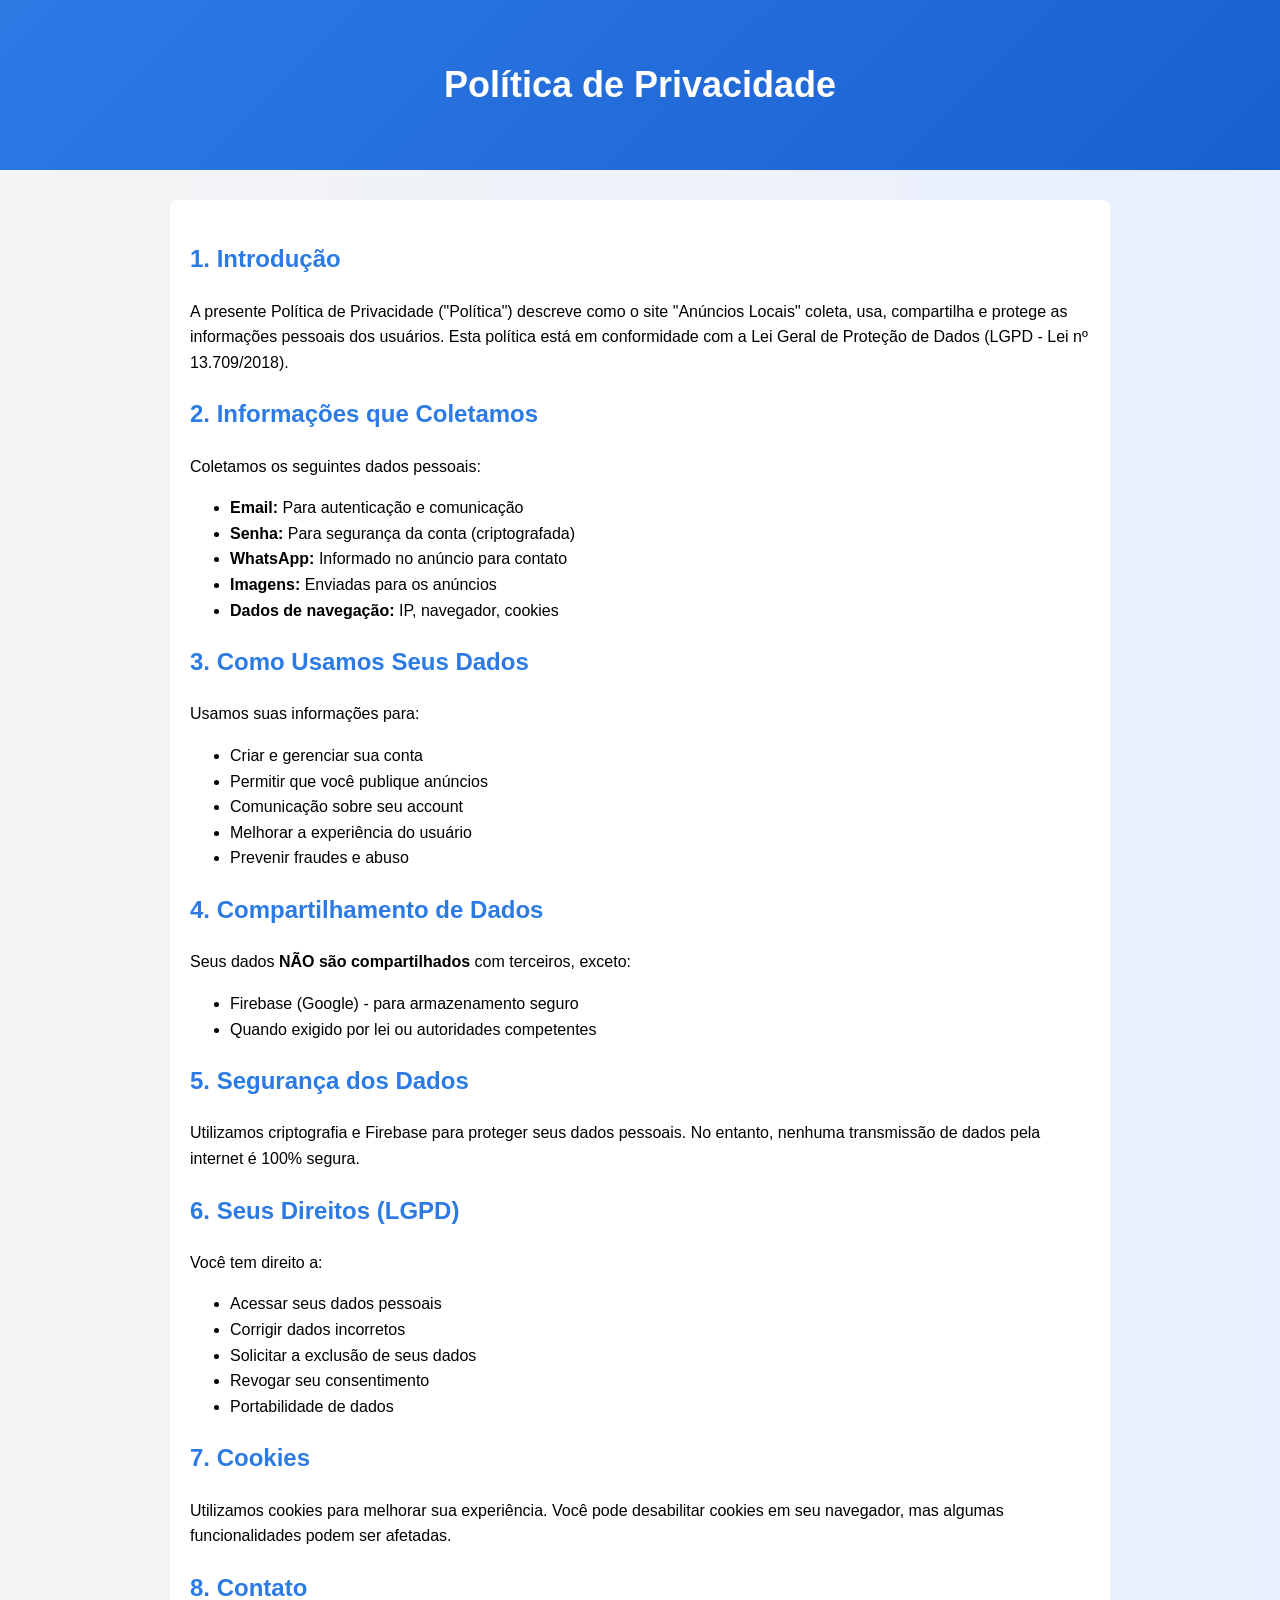
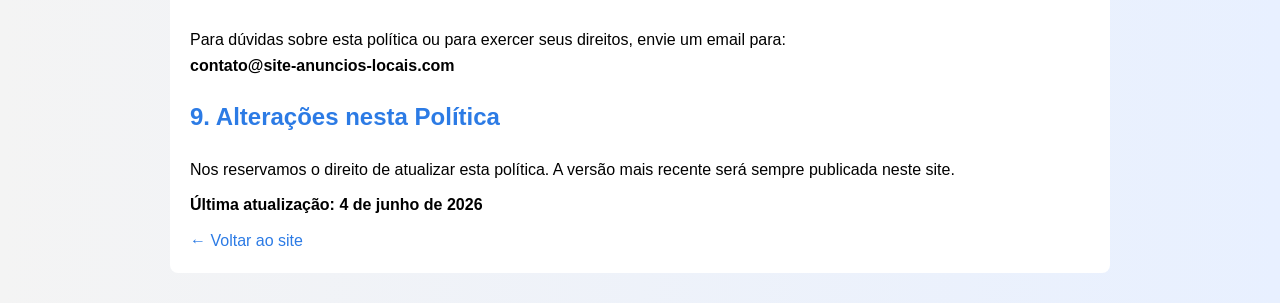
<file: politica-privacidade.html>
<!DOCTYPE html>
<html lang="pt-br">
<head>
    <meta charset="UTF-8">
    <meta name="viewport" content="width=device-width, initial-scale=1.0">
    <title>Política de Privacidade - Anúncios Locais</title>
    <link rel="stylesheet" href="style.css">
    <style>
        .politica {
            max-width: 900px;
            margin: 30px auto;
            padding: 20px;
            background: white;
            border-radius: 8px;
            line-height: 1.6;
        }
        .politica h1, .politica h2 {
            color: #2c7be5;
            margin-top: 20px;
        }
        .politica p {
            margin: 10px 0;
        }
    </style>
</head>
<body>
    <header>
        <h1>Política de Privacidade</h1>
    </header>

    <section class="politica">
        <h2>1. Introdução</h2>
        <p>
            A presente Política de Privacidade ("Política") descreve como o site "Anúncios Locais" coleta, 
            usa, compartilha e protege as informações pessoais dos usuários. Esta política está em conformidade 
            com a Lei Geral de Proteção de Dados (LGPD - Lei nº 13.709/2018).
        </p>

        <h2>2. Informações que Coletamos</h2>
        <p>Coletamos os seguintes dados pessoais:</p>
        <ul>
            <li><strong>Email:</strong> Para autenticação e comunicação</li>
            <li><strong>Senha:</strong> Para segurança da conta (criptografada)</li>
            <li><strong>WhatsApp:</strong> Informado no anúncio para contato</li>
            <li><strong>Imagens:</strong> Enviadas para os anúncios</li>
            <li><strong>Dados de navegação:</strong> IP, navegador, cookies</li>
        </ul>

        <h2>3. Como Usamos Seus Dados</h2>
        <p>Usamos suas informações para:</p>
        <ul>
            <li>Criar e gerenciar sua conta</li>
            <li>Permitir que você publique anúncios</li>
            <li>Comunicação sobre seu account</li>
            <li>Melhorar a experiência do usuário</li>
            <li>Prevenir fraudes e abuso</li>
        </ul>

        <h2>4. Compartilhamento de Dados</h2>
        <p>
            Seus dados <strong>NÃO são compartilhados</strong> com terceiros, exceto:
        </p>
        <ul>
            <li>Firebase (Google) - para armazenamento seguro</li>
            <li>Quando exigido por lei ou autoridades competentes</li>
        </ul>

        <h2>5. Segurança dos Dados</h2>
        <p>
            Utilizamos criptografia e Firebase para proteger seus dados pessoais. 
            No entanto, nenhuma transmissão de dados pela internet é 100% segura.
        </p>

        <h2>6. Seus Direitos (LGPD)</h2>
        <p>Você tem direito a:</p>
        <ul>
            <li>Acessar seus dados pessoais</li>
            <li>Corrigir dados incorretos</li>
            <li>Solicitar a exclusão de seus dados</li>
            <li>Revogar seu consentimento</li>
            <li>Portabilidade de dados</li>
        </ul>

        <h2>7. Cookies</h2>
        <p>
            Utilizamos cookies para melhorar sua experiência. Você pode desabilitar cookies em 
            seu navegador, mas algumas funcionalidades podem ser afetadas.
        </p>

        <h2>8. Contato</h2>
        <p>
            Para dúvidas sobre esta política ou para exercer seus direitos, envie um email para:
            <br><strong>contato@site-anuncios-locais.com</strong>
        </p>

        <h2>9. Alterações nesta Política</h2>
        <p>
            Nos reservamos o direito de atualizar esta política. A versão mais recente será sempre 
            publicada neste site.
        </p>

        <p><strong>Última atualização: 4 de junho de 2026</strong></p>

        <a href="index.html" style="color: #2c7be5; text-decoration: none;">← Voltar ao site</a>
    </section>
</body>
</html>
</file>
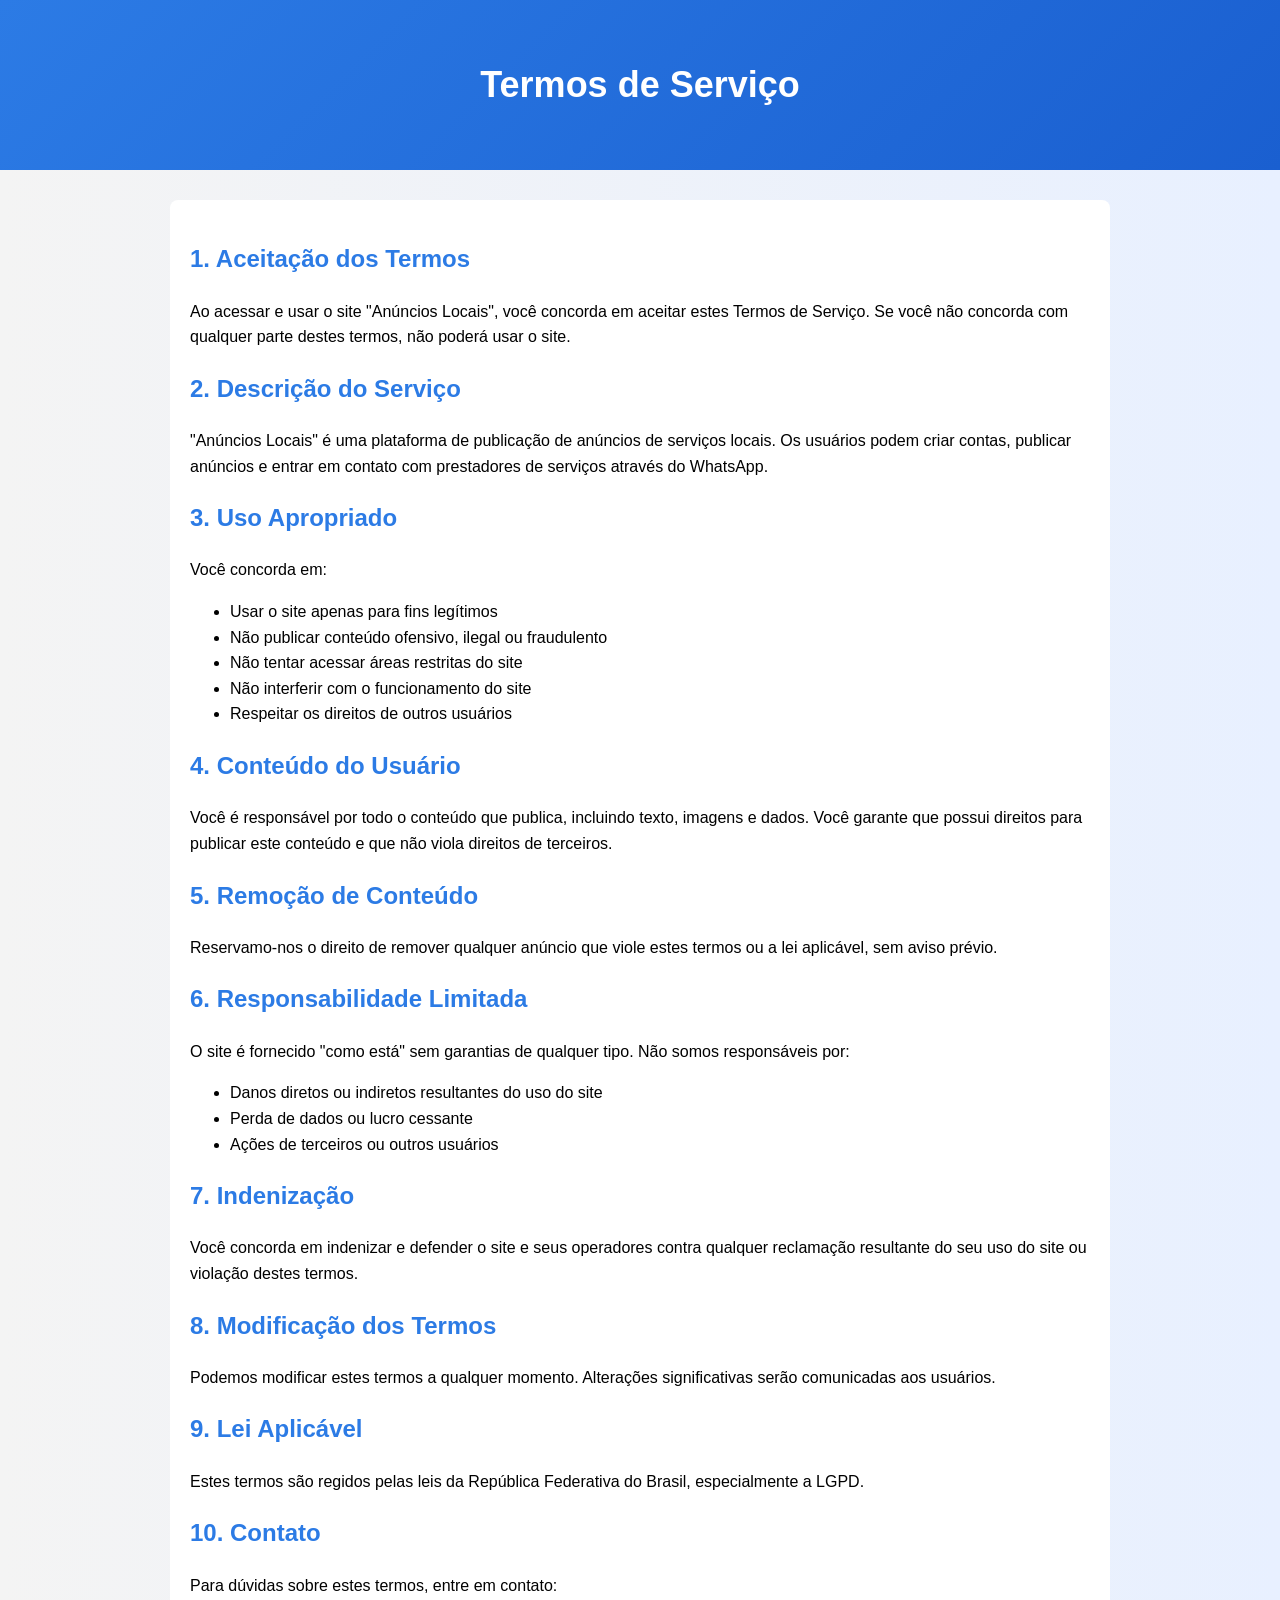
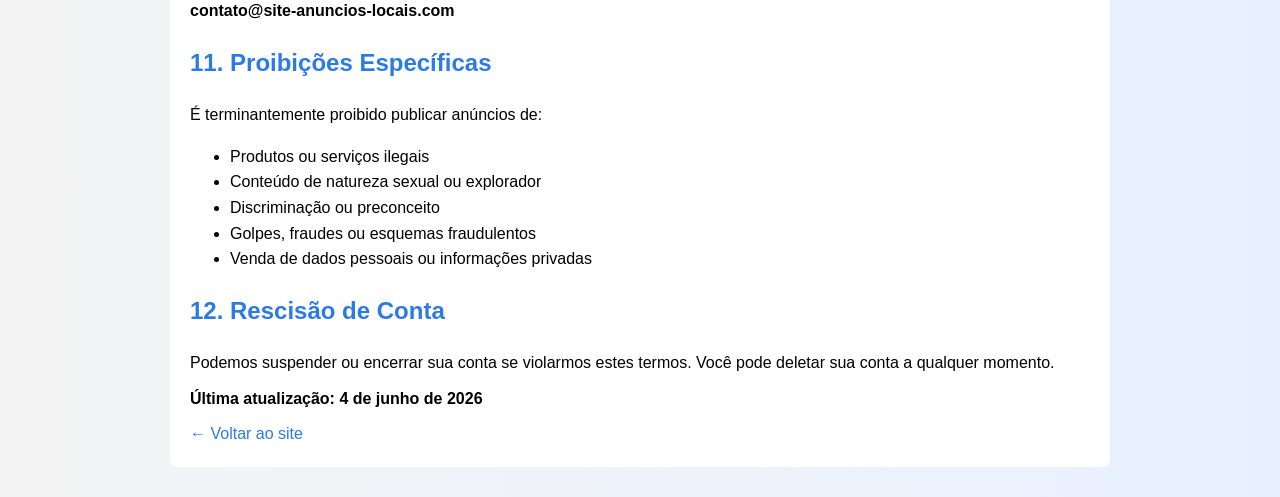
<file: termos-servico.html>
<!DOCTYPE html>
<html lang="pt-br">
<head>
    <meta charset="UTF-8">
    <meta name="viewport" content="width=device-width, initial-scale=1.0">
    <title>Termos de Serviço - Anúncios Locais</title>
    <link rel="stylesheet" href="style.css">
    <style>
        .termos {
            max-width: 900px;
            margin: 30px auto;
            padding: 20px;
            background: white;
            border-radius: 8px;
            line-height: 1.6;
        }
        .termos h1, .termos h2 {
            color: #2c7be5;
            margin-top: 20px;
        }
        .termos p {
            margin: 10px 0;
        }
    </style>
</head>
<body>
    <header>
        <h1>Termos de Serviço</h1>
    </header>

    <section class="termos">
        <h2>1. Aceitação dos Termos</h2>
        <p>
            Ao acessar e usar o site "Anúncios Locais", você concorda em aceitar estes Termos de Serviço. 
            Se você não concorda com qualquer parte destes termos, não poderá usar o site.
        </p>

        <h2>2. Descrição do Serviço</h2>
        <p>
            "Anúncios Locais" é uma plataforma de publicação de anúncios de serviços locais. 
            Os usuários podem criar contas, publicar anúncios e entrar em contato com prestadores 
            de serviços através do WhatsApp.
        </p>

        <h2>3. Uso Apropriado</h2>
        <p>Você concorda em:</p>
        <ul>
            <li>Usar o site apenas para fins legítimos</li>
            <li>Não publicar conteúdo ofensivo, ilegal ou fraudulento</li>
            <li>Não tentar acessar áreas restritas do site</li>
            <li>Não interferir com o funcionamento do site</li>
            <li>Respeitar os direitos de outros usuários</li>
        </ul>

        <h2>4. Conteúdo do Usuário</h2>
        <p>
            Você é responsável por todo o conteúdo que publica, incluindo texto, imagens e dados. 
            Você garante que possui direitos para publicar este conteúdo e que não viola direitos 
            de terceiros.
        </p>

        <h2>5. Remoção de Conteúdo</h2>
        <p>
            Reservamo-nos o direito de remover qualquer anúncio que viole estes termos ou a lei aplicável, 
            sem aviso prévio.
        </p>

        <h2>6. Responsabilidade Limitada</h2>
        <p>
            O site é fornecido "como está" sem garantias de qualquer tipo. Não somos responsáveis por:
        </p>
        <ul>
            <li>Danos diretos ou indiretos resultantes do uso do site</li>
            <li>Perda de dados ou lucro cessante</li>
            <li>Ações de terceiros ou outros usuários</li>
        </ul>

        <h2>7. Indenização</h2>
        <p>
            Você concorda em indenizar e defender o site e seus operadores contra qualquer reclamação 
            resultante do seu uso do site ou violação destes termos.
        </p>

        <h2>8. Modificação dos Termos</h2>
        <p>
            Podemos modificar estes termos a qualquer momento. Alterações significativas serão 
            comunicadas aos usuários.
        </p>

        <h2>9. Lei Aplicável</h2>
        <p>
            Estes termos são regidos pelas leis da República Federativa do Brasil, 
            especialmente a LGPD.
        </p>

        <h2>10. Contato</h2>
        <p>
            Para dúvidas sobre estes termos, entre em contato:
            <br><strong>contato@site-anuncios-locais.com</strong>
        </p>

        <h2>11. Proibições Específicas</h2>
        <p>
            É terminantemente proibido publicar anúncios de:
        </p>
        <ul>
            <li>Produtos ou serviços ilegais</li>
            <li>Conteúdo de natureza sexual ou explorador</li>
            <li>Discriminação ou preconceito</li>
            <li>Golpes, fraudes ou esquemas fraudulentos</li>
            <li>Venda de dados pessoais ou informações privadas</li>
        </ul>

        <h2>12. Rescisão de Conta</h2>
        <p>
            Podemos suspender ou encerrar sua conta se violarmos estes termos. 
            Você pode deletar sua conta a qualquer momento.
        </p>

        <p><strong>Última atualização: 4 de junho de 2026</strong></p>

        <a href="index.html" style="color: #2c7be5; text-decoration: none;">← Voltar ao site</a>
    </section>
</body>
</html>
</file>
<file: style.css>
/* ============ ESTILOS GERAIS ============ */
body {
    margin: 0;
    padding: 0;
    font-family: Arial, Helvetica, sans-serif;
    background: linear-gradient( to right, #f4f4f4, #e8f0ff);
}

/* ============ HEADER ============ */
header {
    background: linear-gradient(135deg, #2c7be5, #1a5fd0);
    color: white;
    text-align: center;
    padding: 30px 20px;
}

.filtros {
    text-align: center;
    margin: 20px;
}

.filtros button {
    margin: 5px;
    padding: 8px 12px;
    border: none;
    border-radius: 20px;
    background: #2c7be5;
    color: white;
    cursor: pointer;
}

.filtros button:hover {
    background: #1a5fd0;
}

.btn-filtro {
    margin: 5px;
    padding: 8px 12px;
    border: none;
    border-radius: 20px;
    background: #2c7be5;
    color: white;
    cursor: pointer;
}

.btn-filtro:hover {
    background: #1a5fd0;
}

.btn-filtro.ativo {
    background: #222;
}



main {
    display: grid;
    grid-template-columns: repeat(3, 1fr);
    gap: 20px;
    padding: 20px;
    max-width: 900px;
    margin: 0 auto;
}

/* ============ CAMPO DE BUSCA ============ */
.busca {
    margin: 20px;
    text-align: center;
}

.busca input {
    width: 80%;
    padding: 12px;
    border-radius: 5px;
    border: solid #ccc;
    font-size: 16px;
}

/* ============ ANÚNCIOS ============ */

.anuncio {
    background: white;
    padding: 15px;
    border-radius: 16px;
    box-shadow: 0 6px 20px rgba(0, 0, 0, 0.15);
    transition: transform 0.2s ease, box-shadow 0.2s ease;

    display: flex;
    flex-direction: column;

    transition: 0.2s;
}

.anuncio:hover {
    transform: translateY(-5px);
    transition: 0.2s;
    box-shadow: 0 10px 25px rgba(0, 0, 0, 0.15);
}

.anuncio h2 {
    margin: 0;
    color: #2c7be5;
}

.acoes {
    display: flex;
    justify-content: space-between;
    margin-top: 10px;
}

.imagem-anuncio {
    width: 100%;
    height: 180px;
    object-fit: cover;
    border-radius: 12px;
    margin-bottom: 10px;
}

.categoria {
    display: inline-block;
    background: #eef3ff;
    color: #2c7be5;
    padding: 4px 8px;
    border-radius: 6px;
    font-size: 12px;
    margin-top: 5px;
}

.cta {
    background: white;
    margin: 20px;
    padding: 20px;
    border-radius: 8px;
    text-align: center;
}

/* ============ BOTÃO WHATSAPP ============ */

.whatsapp {
    display: inline-block;
    margin: 10px;
    padding: 10px 0;
    background-color: transparent;
    color: #25d366;
    text-decoration: none;
    border: 1px solid #25d366;
    border-radius: 5px;
    cursor: pointer;;
}

.whatsapp:hover {
    background-color: #1ebe5d;
    color:white;
}

.excluir {
    margin: 10px;
    padding: 10px 10px;
    background: transparent;
    color: #e74c3c;
    border: 1px solid #e74c3c;
    border-radius: 5px;
    cursor: pointer;
}

.excluir:hover {
    background: #e74c3c;
    color: white;
}

/* ============ BTN MEUS ANUNCIOS ============ */
#btn-meus, #btn-todos {
    background: #3a3a3a;
    color: white;
    border-radius: 5px;
    padding: 10px 10px;
    border: none;
    cursor: pointer;
}

#btn-meus:hover, #btn-todos:hover {
    background: #555;
}

#btn-login, #btn-cadastro  {
    background: #2c7be5;
    color: white;
    border-radius: 5px;
    padding: 10px 10px;
    margin-right: 5px;
    border: none;
    cursor: pointer;
}

#btn-logout {
    background: #2c7be5;
    color: white;
    border-radius: 5px;
    width: 80px;
    padding: 10px 10px;
    margin-left: 40px;
    border: none;
}

/* ============ RESPONSIVIDADE ============ */

/* Desktop/Notebooks Grande (1025px+) */
@media (min-width: 1025px) {
    main {
        grid-template-columns: repeat(4, 1fr);
        gap: 25px;
        padding: 30px;
        max-width: 1400px;
    }

    header {
        padding: 40px 30px;
    }

    header h1 {
        font-size: 36px;
    }

    header p {
        font-size: 18px;
    }

    .cta {
        margin: 30px auto;
        padding: 30px;
        max-width: 1000px;
    }

    .busca {
        margin: 30px auto;
        max-width: 1000px;
    }

    .busca input {
        width: 70%;
        padding: 14px;
        font-size: 16px;
    }

    .login {
        max-width: 450px;
        margin: 30px auto;
    }

    .formulario {
        max-width: 700px;
        margin: 30px auto;
    }

    .anuncio {
        padding: 18px;
    }

    .anuncio:hover {
        transform: translateY(-8px);
        box-shadow: 0 15px 35px rgba(0, 0, 0, 0.2);
    }

    .imagem-anuncio {
        height: 200px;
    }

    .filtros button {
        padding: 10px 16px;
        font-size: 14px;
        margin: 8px;
    }

    #btn-meus, #btn-todos {
        padding: 12px 20px;
        font-size: 15px;
        margin: 10px;
    }
}

/* Tablets e Notebooks Médios (769px - 1024px) */
@media (min-width: 769px) and (max-width: 1024px) {
    main {
        grid-template-columns: repeat(3, 1fr);
        gap: 20px;
        padding: 25px;
        max-width: 1000px;
    }

    header {
        padding: 35px 25px;
    }

    header h1 {
        font-size: 32px;
    }

    .cta {
        margin: 25px auto;
        padding: 25px;
        max-width: 950px;
    }

    .busca {
        margin: 25px auto;
        max-width: 950px;
    }

    .busca input {
        width: 75%;
        padding: 13px;
    }

    .login {
        max-width: 420px;
        margin: 25px auto;
    }

    .formulario {
        max-width: 650px;
        margin: 25px auto;
    }

    .filtros button {
        padding: 8px 14px;
        font-size: 13px;
    }

    .imagem-anuncio {
        height: 190px;
    }

    .anuncio:hover {
        transform: translateY(-6px);
        box-shadow: 0 12px 30px rgba(0, 0, 0, 0.18);
    }
}

/* Tablets Pequenos (481px - 768px) */
@media (min-width: 481px) and (max-width: 768px) {
    main {
        grid-template-columns: repeat(2, 1fr);
        gap: 15px;
        padding: 18px;
        max-width: 100%;
    }

    header {
        padding: 25px 15px;
    }

    header h1 {
        font-size: 28px;
    }

    .cta {
        margin: 15px;
        padding: 18px;
    }

    .busca {
        margin: 15px;
    }

    .busca input {
        width: 90%;
        padding: 12px;
    }

    .login {
        max-width: 380px;
        margin: 15px auto;
    }

    .formulario {
        max-width: 580px;
        margin: 15px auto;
        padding: 18px;
    }

    .filtros button {
        padding: 7px 12px;
        font-size: 12px;
        margin: 5px;
    }

    .imagem-anuncio {
        height: 170px;
    }

    .anuncio {
        padding: 14px;
    }

    #btn-meus, #btn-todos {
        padding: 9px 12px;
        font-size: 13px;
    }
}

/* Smartphones (480px e abaixo) */
@media (max-width: 480px) {
    main {
        grid-template-columns: 1fr;
        gap: 10px;
    }

    .filtros button {
        padding: 5px 8px;
        font-size: 11px;
        margin: 3px;
    }

    .imagem-anuncio {
        height: 150px;
    }

    .acoes {
        flex-direction: column;
        gap: 5px;
    }

    .acoes button,
    .acoes a {
        width: 100%;
        text-align: center;
    }

    #btn-meus, #btn-todos,
    #btn-login, #btn-cadastro {
        width: 100%;
        margin: 5px 0;
    }

    .formulario form input,
    .formulario form select {
        width: 100%;
        margin: 8px 0;
    }
}


/* ============ SEÇÃO LOGIN ============ */
.login {
    background: white;
    margin: 20px;
    padding: 20px;
    border-radius: 8px;
    max-width: 400px;
    margin-left: auto;
    margin-right: auto;
    text-align: center;
}

.login-titulo {
    color: #2c7be5;
    margin-bottom: 20px;
}

.mensagem {
    position: fixed;
    top: 20px;
    right: 20px;
    background: #2c7be5;
    color: white;
    padding: 12px 20px;
    border-radius: 6px;
    box-shadow: 0 4px 12px rgba(0, 0, 0, 0.2);
    opacity: 0;
    pointer-events: none;
    transition: opacity 0.4s ease, transform 0.4s ease;
    transform: translateY(-10px);
    z-index: 9999;
}

.mensagem.mostrar {
    opacity: 1;
    transform: translateY(0);
}

.mensagem.erro {
    background: #e74c3c;
}

.mensagem.sucesso {
    background: #2ecc71
}

.modal {
    display: none;
    position: fixed;
    top: 0; left: 0;
    width: 100%; height: 100%;
    background: rgba(0,0,0,0.6);
    justify-content: center;
    align-items: center;
    z-index: 10000;
}

.modal-conteudo {
    background: white;
    padding: 20px;
    border-radius: 8px;
    max-width: 400px;
    text-align: center;
    animation: fadeIn 0.3s ease;
}

.modal-acoes {
    margin-top: 15px;
    display: flex;
    justify-content: space-around;
}

.modal-acoes button {
    padding: 10px 20px;
    border: none;
    border-radius: 6px;
    cursor: pointer;
}

#modal-confirmar {
    background: #e74c3c;
    color: white;
}

#modal-cancelar {
    background: #ccc;
}


#email, #senha {
    padding: 10px;
    margin: 10px auto;
    display: block;
    width: 85%;
    border-radius: 5px;
    border: 1px solid #ccc;
    font-size: 14px;
}

#email:focus, #senha:focus {
    outline: none;
    border: 2px solid #2c7be5;
    box-shadow: 0 0 5px rgba(44, 123, 229, 0.3);
}

/* ============ FORMULÁRIO DE ANÚNCIOS ============ */
.formulario {
    background: white;
    margin: 20px;
    padding: 20px;
    border-radius: 8px;
    max-width: 600px;
    margin-left: auto;
    margin-right: auto;
}

.formulario h2 {
    color: #2c7be5;
    text-align: center;
    margin-bottom: 20px;
}

.formulario form {
    display: flex;
    flex-direction: column;
    gap: 12px;
}

.formulario input,
.formulario select {
    padding: 12px;
    border: 1px solid #ddd;
    border-radius: 5px;
    font-size: 14px;
    font-family: Arial, sans-serif;
}

.formulario input:focus,
.formulario select:focus {
    outline: none;
    border: 2px solid #2c7be5;
    box-shadow: 0 0 5px rgba(44, 123, 229, 0.2);
}

.formulario button[type="submit"],
#limpar-tudo {
    padding: 12px;
    background: #2c7be5;
    color: white;
    border: none;
    border-radius: 5px;
    cursor: pointer;
    font-size: 16px;
    font-weight: bold;
    margin-top: 10px;
    transition: 0.3s;
}

.formulario button[type="submit"]:hover,
#limpar-tudo:hover {
    background: #1a5fd0;
}

.formulario button[type="submit"]:active {
    transform: scale(0.98);
}

.editar {
    margin: 5px;
    padding: 8px 12px;
    background: transparent;
    color: #2c7be5;
    border: 1px solid #2c7be5;
    border-radius: 5px;
    cursor: pointer;
    font-size: 13px;
}

.editar:hover {
    background: #2c7be5;
    color: white;
}

.login-titulo, #usuario-logado {
    margin-left: 40px;
}

.editar {
    margin: 10px;
    padding: 10px 10px;
    background: transparent;
    color: #6a3ce7;
    border: 1px solid #613ce7;
    border-radius: 5px;
    cursor: pointer;
}

.editar:hover {
    background: #613ce7;
    color: white;
}
/* ============ FORMULÁRIO ============ */
.formulario {
    background: white;
    padding: 20px;
    border-radius: 8px;
}

#usuario-logado {
    text-align: center;
}

.formulario h2 {
    text-align: center;
}

.formulario input {
    width: 100%;
    padding: 10px;
    margin-bottom: 10px;
    border-radius: 5px;
    border: 1px solid #ccc;
}

.formulario select {
    width: 100%;
    padding: 10px;
    margin-bottom: 10px;
    border-radius: 5px;
    border: 1px solid #ccc;
}

button {
    transition: all 0.2s ease;
    padding: 8px 12px;
    border: none;
    border-radius: 8px;
    cursor: pointer;
}

.formulario button, #btn-logout{
    width: 100%;
    padding: 12px;
    margin: 10px;
    background-color: #2c7be5;
    color: white;
    border: none;
    border-radius: 5px;
    font-size: 16px;
    cursor: pointer;
}

.formulario button:hover, #btn-logout:hover {
    background-color: #1a5fd0;
}

#limpar-tudo {
    width: 100%;
    padding: 10px;
    margin: 10px;
    background: #555;
    color: white;
    border: none;
    border-radius: 5px;
    cursor: pointer;
}

#limpar-tudo:hover {
    background: #857e7e;
}

@media (min-width: 360px) and (max-width: 600px) {
    main {
        display: flex;
        flex-direction: column;
        text-align: center;
        grid-template-columns: 1fr;
        padding: 10px
    }

    .anuncio {
        width: 95%;
        margin-bottom: 10px;
        padding: 10px
    }
    .anuncio h2 {
        font-size: 18px;
    }

    #btn-login, #btn-cadastro {
        display: block;
        width: 80%;
        margin: 10px auto;
    }

    .whatsapp, .excluir, .editar {
        display: block;
        width: 80%;
        margin: 10px auto;
    }

     .acoes {
        flex-direction: column;
    }
}

@keyframes fadeIn {
    from {
        opacity: 0;
        transform: translateY(10px);
    }

    to {
        opacity: 1;
        transform: translateY(0);
    }
}

.anuncio {
    animation: fadeIn 0.4s ease;
}

@media (min-width: 900px) {
    main {
        grid-template-columns: repeat(3, 1fr);
    }
}
</file>
